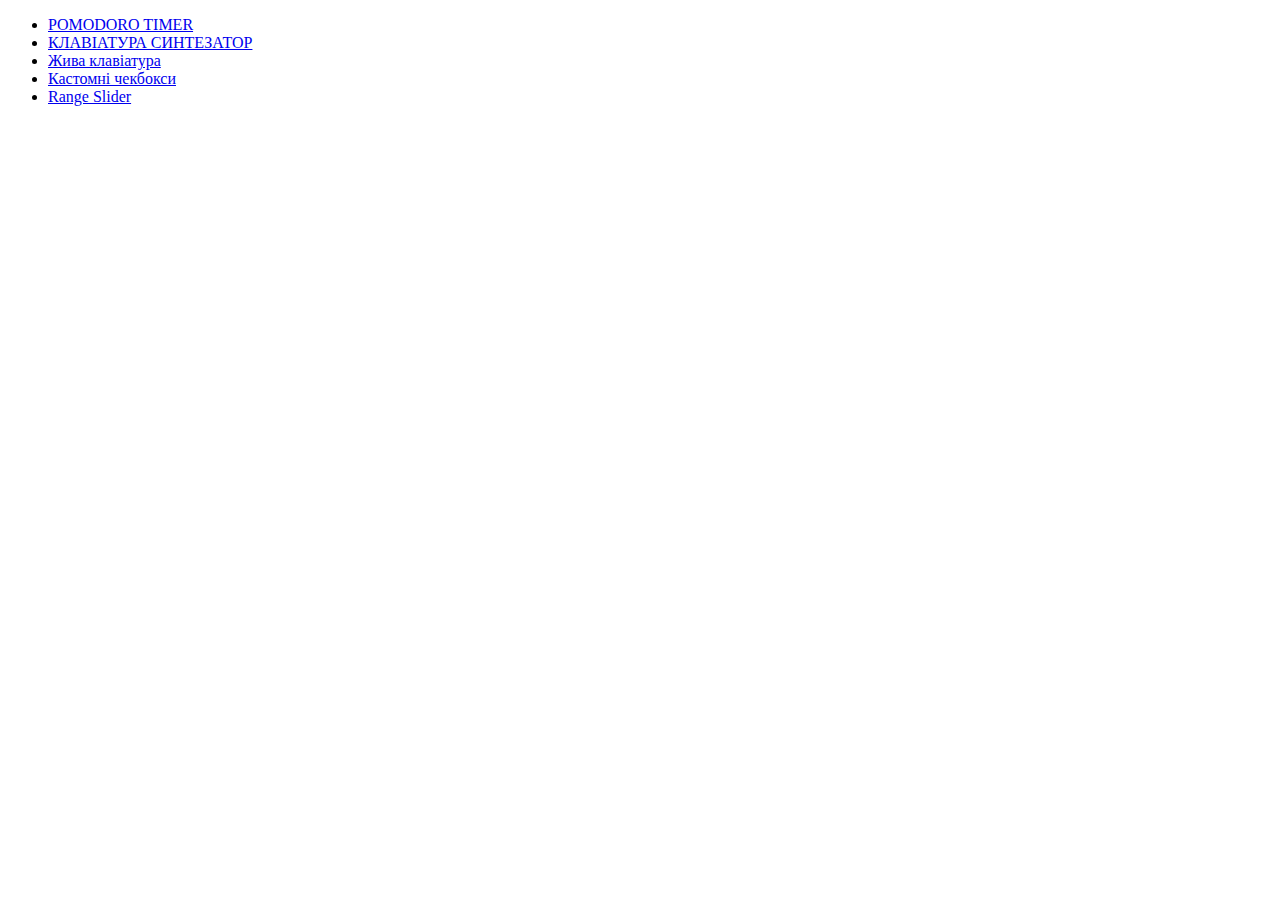
<file: index.html>
<!DOCTYPE html>
<html lang="en">
<head>
    <meta charset="UTF-8">
    <meta http-equiv="X-UA-Compatible" content="IE=edge">
    <meta name="viewport" content="width=device-width, initial-scale=1.0">
    <title>Document</title>
</head>
<body>
    <ul>
        <li><a href="./01/index.html">POMODORO TIMER</a></li>
        <li><a href="./02/index.html">КЛАВІАТУРА СИНТЕЗАТОР</a></li>
        <li><a href="./03/index.html">Жива клавіатура</a></li>
        <li><a href="./04/index.html">Кастомні чекбокси</a></li>
        <li><a href="./05/index.html">Range Slider</a></li>
    </ul>
   
</body>
</html>
</file>
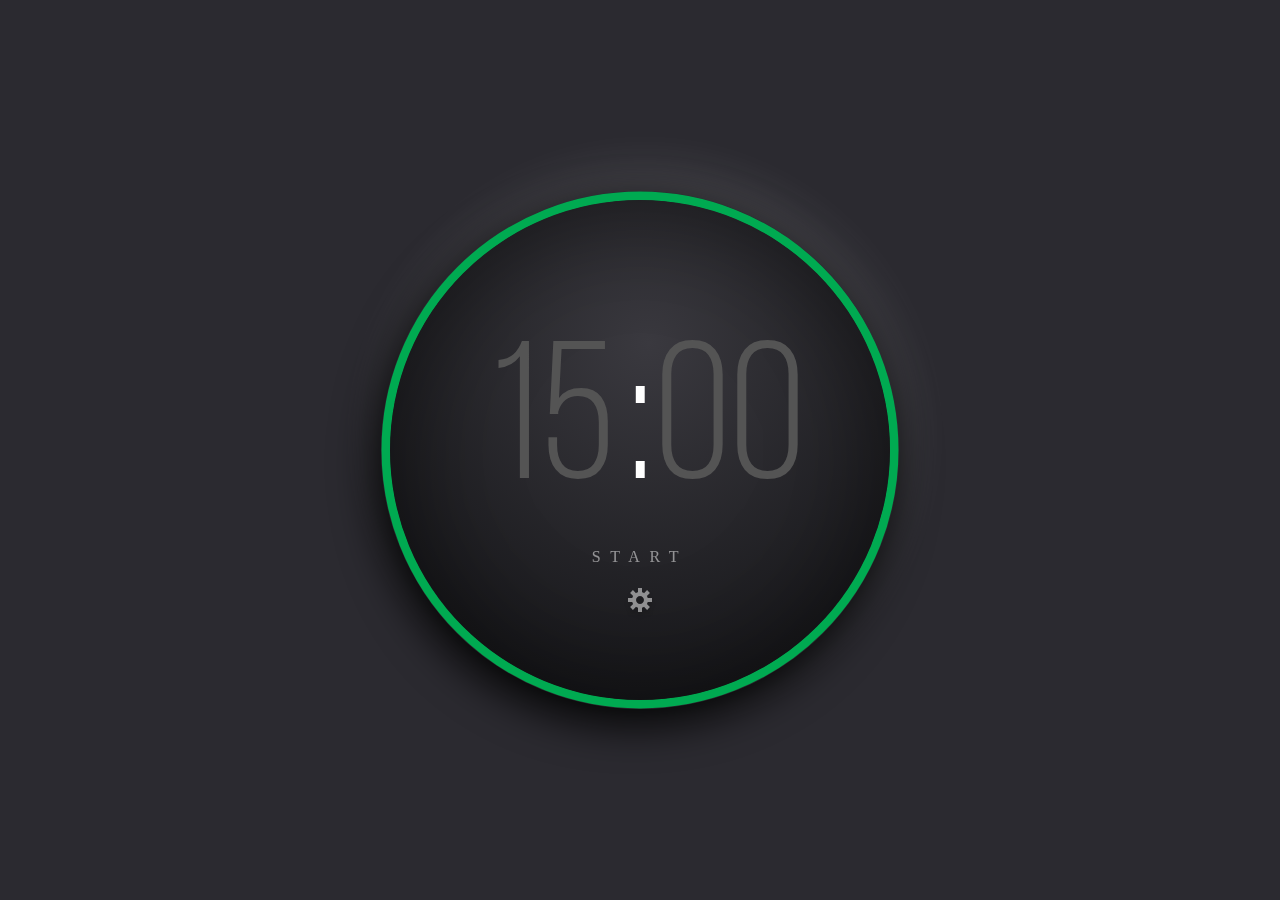
<file: 01/index.html>
<!DOCTYPE html>
<html lang="en">
<head>
    <meta charset="UTF-8">
    <meta http-equiv="X-UA-Compatible" content="IE=edge">
    <meta name="viewport" content="width=device-width, initial-scale=1.0">
    <title>Таймер</title>
    <link rel="stylesheet" href="styles.css">
</head>
<body>
    <div class="wrapper">
        <div class="ring">
            <svg width="518" height="518" viewBox="0 0 518 518">
                <circle stroke-width="9px" cx="259" cy="259" r="254" />
            </svg>
        </div>
     
        <div class="timer">
            <div class="time">
                <div class="minutes">
                    <input type="text" name="minutes" value="15" disabled>
                </div>
                <div class="colon">:</div>
                <div class="seconds">
                    <input type="text" name="seconds" value="00" disabled>
                </div>
            </div>
        <button class="start">start</button>
        <button class="settings">
            <img src="images/gear.svg" alt="Settings">
        </button>    
        </div>

    </div>
    
</body>
</html>
</file>
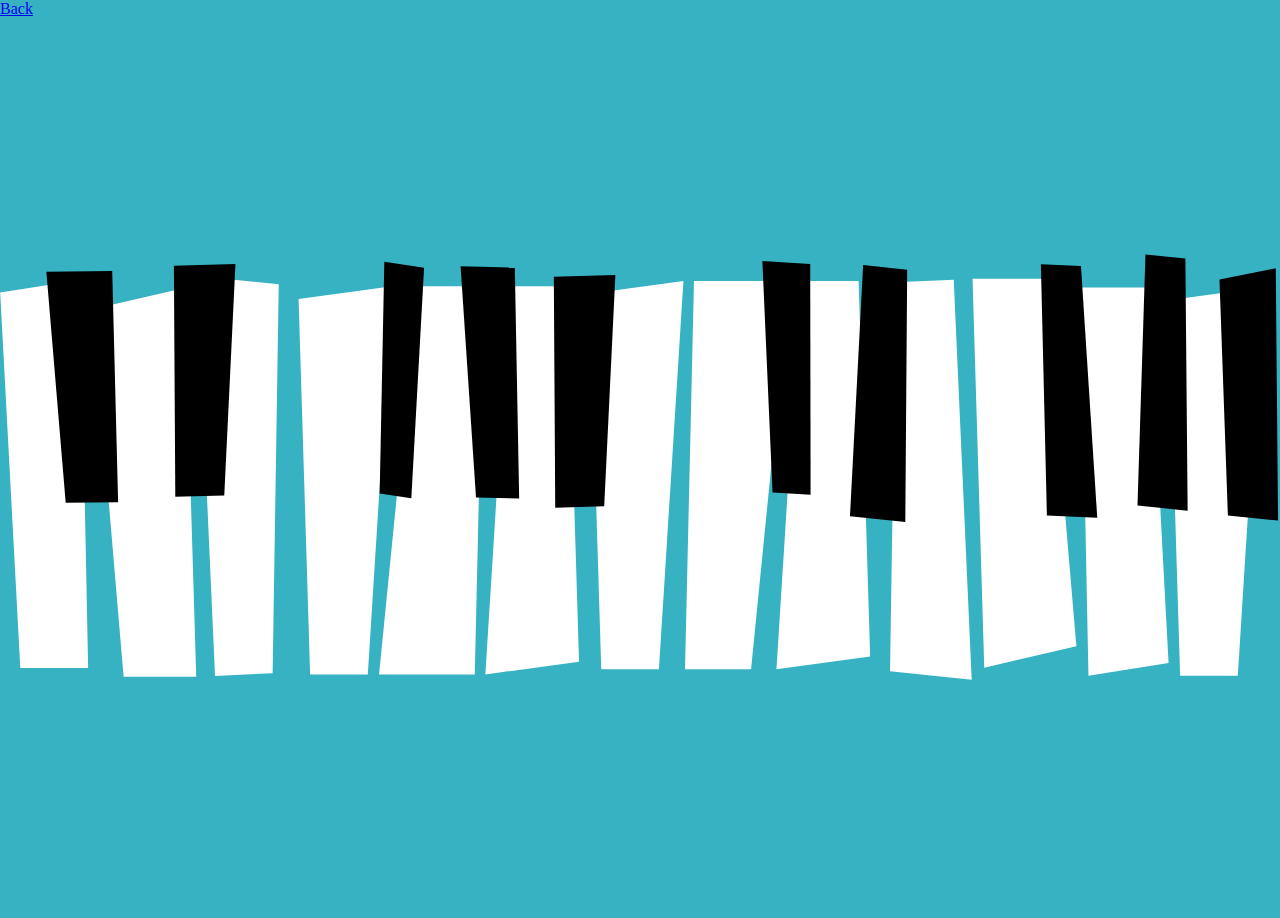
<file: 02/index.html>
<!DOCTYPE html>
<html lang="en">
<head>
    <meta charset="UTF-8">
    <meta http-equiv="X-UA-Compatible" content="IE=edge">
    <meta name="viewport" content="width=device-width, initial-scale=1.0">
    <title>Синтезатор</title>
    <link rel="stylesheet" href="styles.css">
</head>
<body>
    <a href="../index.html">Back</a>
    <div class="wrapper">
        <svg width="1387" height="467" viewBox="0 0 1387 467" fill="none" xmlns="http://www.w3.org/2000/svg">
    <a href="#">
        <path class="white-keys" d="M638.996 44.2128L740.544 30.4131L714.007 451.115H651.516L638.996 44.2128Z" />
    </a>
    <a href="#">
        <path class="white-keys" d="M627.456 442.886L525.908 456.686L552.445 35.9836L614.936 35.9836L627.456 442.886Z" />
    </a>
    <a href="#">
        <path class="white-keys" d="M942.914 437.315L841.366 451.115L867.903 30.4131L930.395 30.4131L942.914 437.315Z" />
    </a>
    <a href="#">
        <path class="white-keys" d="M323.538 49.7834L425.086 35.9836L398.549 456.686L336.057 456.686L323.538 49.7834Z" />
    </a>
    <a href="#">
        <path class="white-keys" d="M1266.25 51.0879L1367.8 37.2881L1341.26 457.99H1278.77L1266.25 51.0879Z" />
    </a>
    <a href="#">
        <path class="white-keys" d="M1266.25 444.19L1179.45 457.99L1170.96 37.2881L1244.45 37.2881L1266.25 444.19Z" />
    </a>
    <a href="#">
        <path class="white-keys" d="M0.198484 42.9083L86.9996 29.1086L95.4927 449.811L22.0025 449.811L0.198484 42.9083Z" />
    </a>
    <a href="#">
        <path class="white-keys" d="M1166.36 426.108L1066.54 449.292L1053.83 27.9453L1132.51 27.9451L1166.36 426.108Z" />
    </a>
    <a href="#">
        <path class="white-keys" d="M100.091 60.9909L199.916 37.8068L212.62 459.154L133.938 459.154L100.091 60.9909Z" />
    </a>
    <a href="#">
        <path class="white-keys" d="M1052.91 462.278L964.417 453.282L971.021 31.7954L1033.44 28.8389L1052.91 462.278Z" />
    </a>
    <a href="#">
        <path class="white-keys" d="M213.545 24.821L302.035 33.8169L295.431 455.303L233.01 458.26L213.545 24.821Z" />
    </a>
    <a href="#">
        <path class="white-keys" d="M751.992 30.4131L855.696 30.4131L813.855 451.115H742.286L751.992 30.4131Z" />
    </a>
    <a href="#">
        <path class="white-keys" d="M514.46 456.686L410.756 456.686L452.597 35.9836L524.166 35.9836L514.46 456.686Z" />
    </a>

    //Чорні клавіши
    <a href="#">
        <path class="black-keys" d="M50.2409 20.4357L121.598 19.5728L127.98 269.937L71.194 270.624L50.2409 20.4357Z" />
    </a>
    <a href="#">
        <path class="black-keys" d="M255.13 11.8923L188.438 13.8596L189.947 264.228L243.021 262.663L255.13 11.8923Z" />
    </a>
    <a href="#">
        <path class="black-keys" d="M666.823 23.7702L600.131 25.7375L601.64 276.106L654.713 274.541L666.823 23.7702Z" />
    </a>
    <a href="#">
        <path class="black-keys" d="M416.443 9.5631L459.528 15.9547L445.694 265.656L411.407 260.57L416.443 9.5631Z" />
    </a>
    <a href="#">
        <path class="black-keys" d="M826.095 8.69799L877.949 11.8464L878.363 262.021L837.098 259.516L826.095 8.69799Z" />
    </a>
    <a href="#">
        <path class="black-keys" d="M980.986 291.443L921.019 285.153L935.293 13.1079L983.015 18.1132L980.986 291.443Z" />
    </a>
    <a href="#">
        <path class="black-keys" d="M1188.97 286.865L1134.4 284.46L1127.89 12.187L1171.32 14.1007L1188.97 286.865Z" />
    </a>
    <a href="#">
        <path class="black-keys" d="M1286.92 279.16L1232.57 273.722L1241.22 1.50762L1284.47 5.83491L1286.92 279.16Z" />
    </a>
    <a href="#">
        <path class="black-keys" d="M1384.88 289.883L1330.52 284.445L1321.41 28.6993L1382.42 16.5584L1384.88 289.883Z" />
    </a>
    <a href="#">
        <path class="black-keys" d="M499.081 14.3453L557.845 15.7525L562.558 265.969L515.794 264.849L499.081 14.3453Z" />
    </a>
</svg>

    </div>
</body>
</html>
</file>
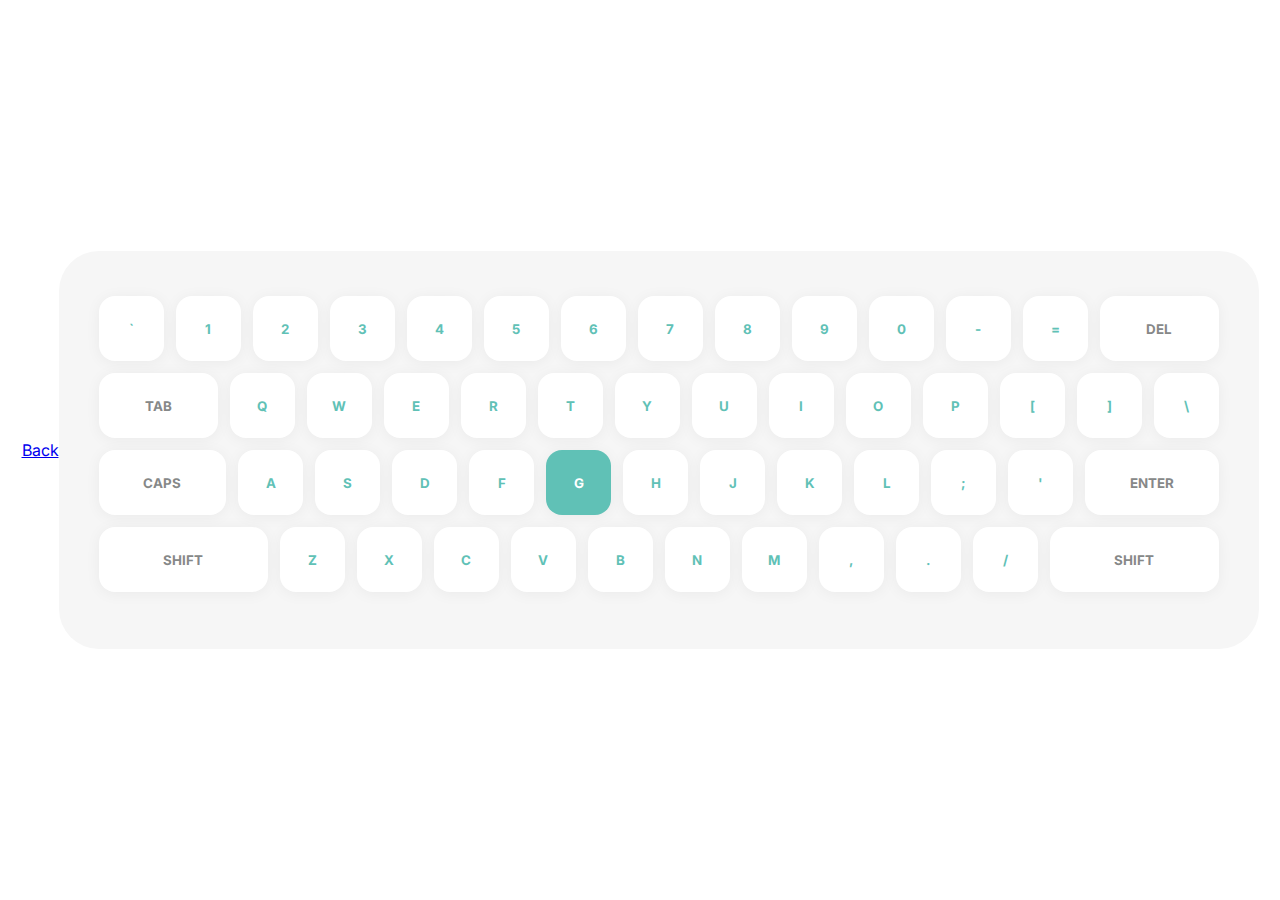
<file: 03/index.html>
<!DOCTYPE html>
<html lang="en">
<head>
    <meta charset="UTF-8">
    <meta http-equiv="X-UA-Compatible" content="IE=edge">
    <meta name="viewport" content="width=device-width, initial-scale=1.0">
    <title>Клавіатура</title>
    <link rel="stylesheet" href="styles.css">
</head>
<a href="../index.html">Back</a>
<body>
    
    <div class="keyboard">
        <div class="row">
            <button class="key">`</button>
            <button class="key">1</button>
            <button class="key">2</button>
            <button class="key">3</button>
            <button class="key">4</button>
            <button class="key">5</button>
            <button class="key">6</button>
            <button class="key">7</button>
            <button class="key">8</button>
            <button class="key">9</button>
            <button class="key">0</button>
            <button class="key">-</button>
            <button class="key">=</button>
            <button class="key utility">DEL</button>
        </div>
        <div class="row">
            <button class="key utility">TAB</button>
            <button class="key">Q</button>
            <button class="key">W</button>
            <button class="key">E</button>
            <button class="key">R</button>
            <button class="key">T</button>
            <button class="key">Y</button>
            <button class="key">U</button>
            <button class="key">I</button>
            <button class="key">O</button>
            <button class="key">P</button>
            <button class="key">[</button>
            <button class="key">]</button>
            <button class="key">\</button>
        </div>
        <div class="row">
            <button class="key utility">CAPS</button>
            <button class="key">A</button>
            <button class="key">S</button>
            <button class="key">D</button>
            <button class="key">F</button>
            <button class="key jiggle">G</button>
            <button class="key">H</button>
            <button class="key">J</button>
            <button class="key">K</button>
            <button class="key">L</button>
            <button class="key">;</button>
            <button class="key">'</button>
            <button class="key utility">ENTER</button>
        </div>
        <div class="row">
            <button class="key utility">SHIFT</button>
            <button class="key">Z</button>
            <button class="key">X</button>
            <button class="key">C</button>
            <button class="key">V</button>
            <button class="key">B</button>
            <button class="key">N</button>
            <button class="key">M</button>
            <button class="key">,</button>
            <button class="key">.</button>
            <button class="key">/</button>
            <button class="key utility">SHIFT</button>
        </div>

    </div>
</body>
</html>
</file>
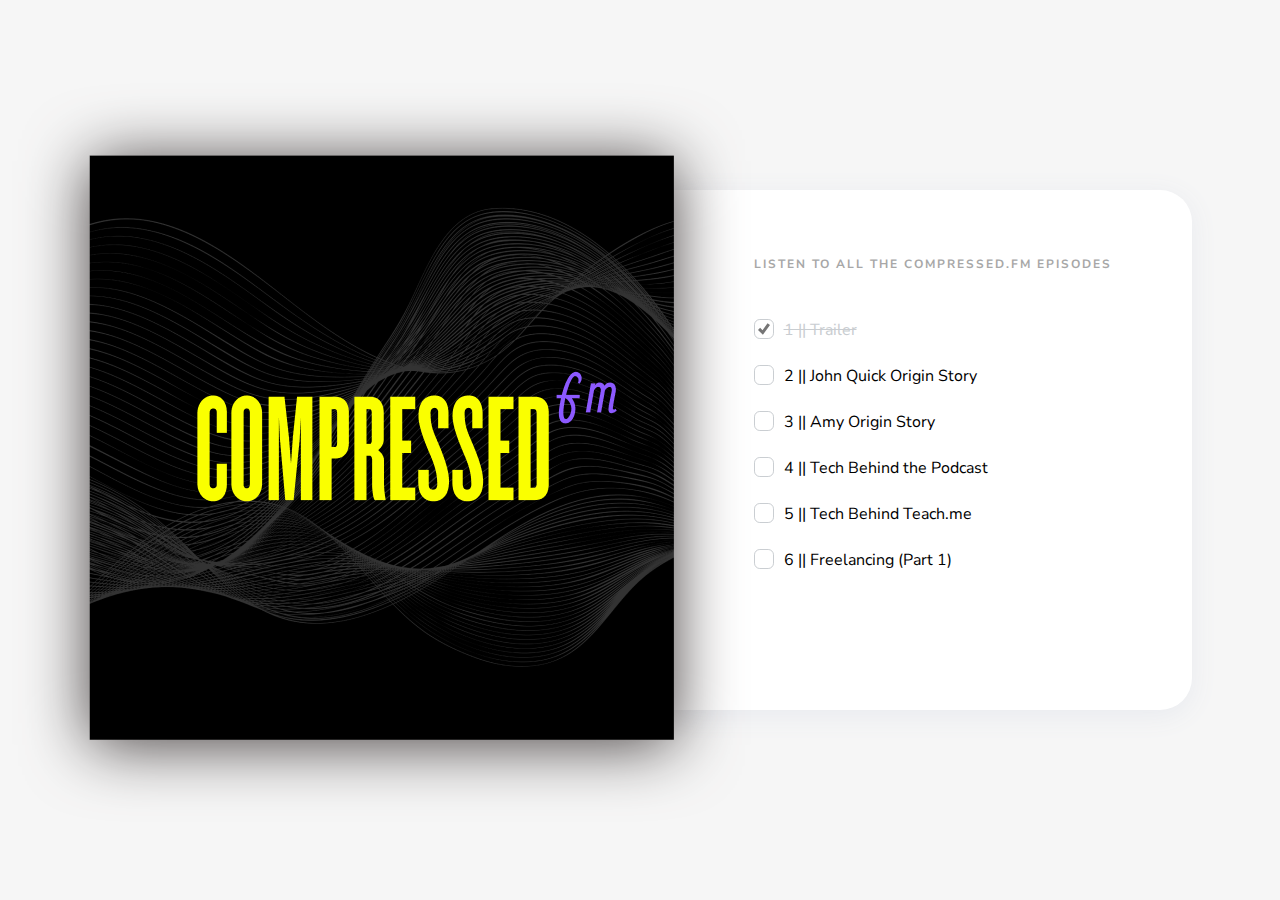
<file: 04/index.html>
<!DOCTYPE html>
<html lang="en">
<head>
    <meta charset="UTF-8">
    <meta http-equiv="X-UA-Compatible" content="IE=edge">
    <meta name="viewport" content="width=device-width, initial-scale=1.0">
    <title>Кастомні чекбокси</title>
    <link rel="stylesheet" href="styles.css">
</head>
<body>
    <div class="wrapper">
        <div class="cover">
            <img src="./images/podcast-cover.png" alt="podcast cover">
        </div>
        <div class="content">
            <h1>LISTEN TO ALL THE COMPRESSED.FM EPISODES</h1>
            <ul>
                <li><label for="episode1">
                    <input type="checkbox" name="episode1" id="episode1" checked>
                    <span>1  ||  Trailer</span>
                </label></li>
                <li><label for="episode2">
                    <input type="checkbox" name="episode2" id="episode2">
                    <span>2  ||  John Quick Origin Story</span>
                </label></li>
                <li><label for="episode3">
                    <input type="checkbox" name="episode3" id="episode3">
                    <span>3  ||  Amy Origin Story</span>
                </label></li>
                <li><label for="episode4">
                    <input type="checkbox" name="episode4" id="episode4">
                    <span>4  ||  Tech Behind the Podcast</span>
                </label></li>
                <li><label for="episode5">
                    <input type="checkbox" name="episode5" id="episode5">
                    <span>5  ||  Tech Behind Teach.me</span>
                </label></li>
                <li><label for="episode6">
                    <input type="checkbox" name="episode6" id="episode6">
                    <span>6  ||  Freelancing (Part 1)</span>
                </label></li>
            </ul>
        </div>
    </div>
</body>
</html>
</file>
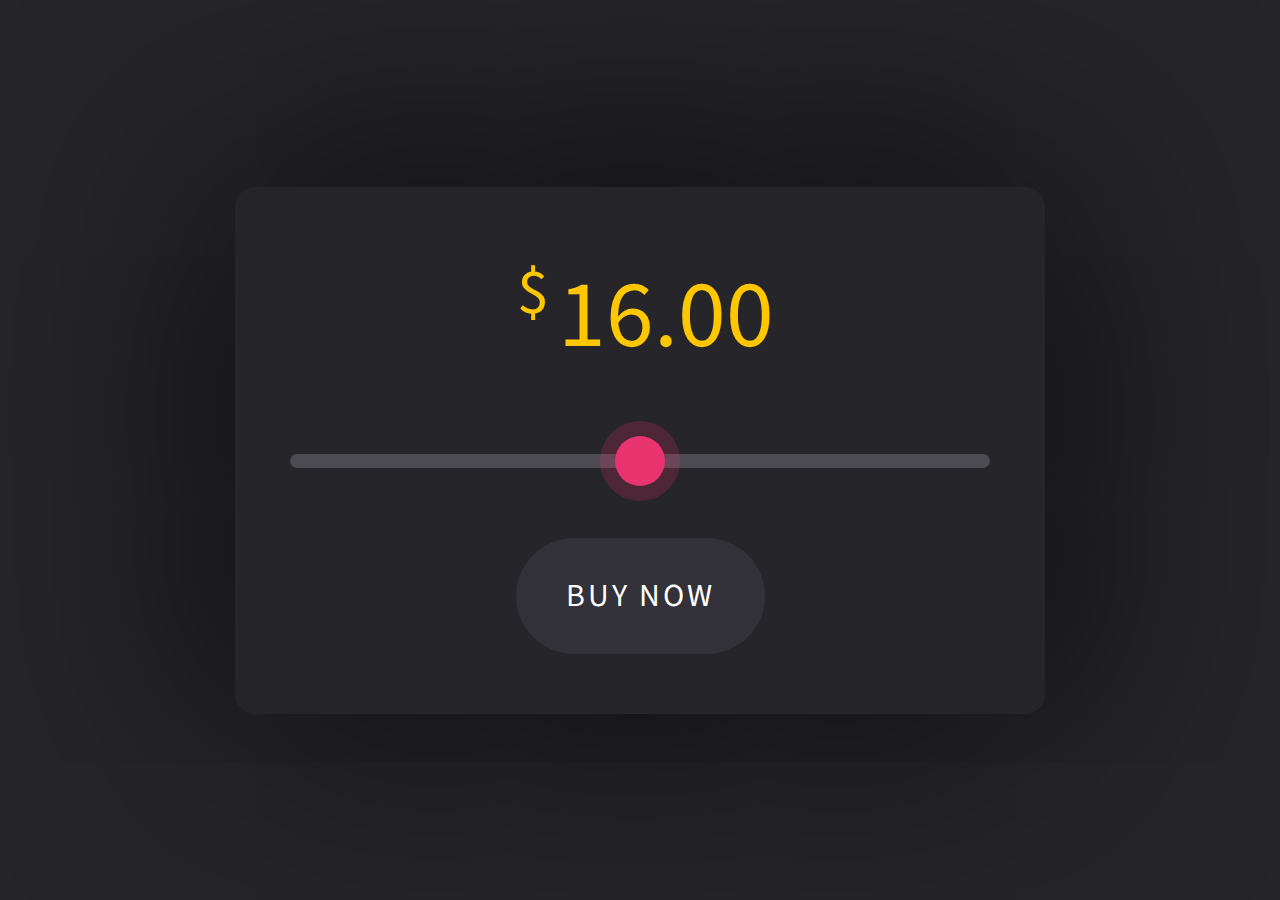
<file: 05/index.html>
<!DOCTYPE html>
<html lang="en">
<head>
    <meta charset="UTF-8">
    <meta http-equiv="X-UA-Compatible" content="IE=edge">
    <meta name="viewport" content="width=device-width, initial-scale=1.0">
    <title>Range Slider</title>
    <link rel="stylesheet" href="styles.css">
</head>
<body>
    <div class="wrapper">
        <div class="amount">
            <sup>$</sup>
            <span class="dollars">16.00</span>
        </div>
        <input type="range" min="0" max="100" step="1">
        <br>
        <button>BUY NOW</button>
    </div>
</body>
</html>
</file>
<file: 01/styles.css>
@import url(https://fonts.google.com/specimen/Montserrat?query=mont);

@font-face {
    font-family: "Bebas Neue";
    src: url(./fonts/bebasneue-book-webfont.woff) format('woff'),
    url(./fonts/bebasneue-book-webfont.woff2) format('woff2');
}

body {
    display: flex;
    margin: 0;
    align-items: center;
    background: #2B2A30;
    justify-content: center;
    min-width: 100vw;
    min-height: 100vh;
    padding: 0;
}

.wrapper {
    display: flex;
    position: relative;
    align-items: center;
    box-shadow: -5px 14px 44px #000000, 5px -16px 50px rgba(255, 255, 255, 0.15);
    border-radius: 50%;
    width: 518px;
    height: 518px;
    justify-content: center;
}

.ring {
    position: absolute;
    top: 0;
    left: 0;
    z-index: 1;
    stroke: #00aa51;
}

.ring.ending {
    stroke: #910A0A;
}

.timer {
    display: flex;
    align-items: center;
    justify-content: center;
    flex-direction: column;
    background: radial-gradient(71.4% 71.4% at 51.7% 28.6%, #3A393F 0%, #17171A 100%) /* warning: gradient uses a rotation that is not supported by CSS and may not behave as expected */;
    box-shadow: inset 0px 0px 114px rgba(0, 0, 0, 0.45);
    border-radius: 50%;
    color: white;
    height: 500px;
    width: 500px;
    z-index: 2;
}

.time {
    display: flex;
    font-family: 'Bebas Neue';
    font-size: 196px;
    margin-bottom: 30px;
    margin-top: 30px;
}

input[type="text"] {
    border: 0;
    border-bottom: 1px dashed white;
    background: none;
    font-family: 'Bebas Neue';
    font-size: 196px;
    height: 170px;
    width: 150px;
    text-align: center;
    outline: none;
}

input[type="text"]:disabled {
    border-bottom: none;
}

.start {
    background: none;
    border: none;
    cursor: pointer;
    font-family: 'Montserrat';
    font-size: 16px;
    text-transform: uppercase;
    letter-spacing: 0.6em;
    color: white;
    opacity: .5;
    margin-bottom: 20px;
}

.start:hover {
    opacity: 1;
}

.settings {
    background: none;
    border: none;
    cursor: pointer;
    opacity: 0.5;
}

.settings:hover {
    opacity: 1;
}
</file>
<file: 02/styles.css>
body {
    background: #37B2C3;
    margin: 0;
    padding: 0;
}

.wrapper {
    display: flex;
    justify-content: center;
    align-items: center;
    min-width: 100vw;
    min-height: 100vh;
}

.white-keys {
    fill: white;
}

.white-keys:hover{
    fill: #ffd200;
}

.black-keys {
    fill: black;
}

.black-keys:hover{
    fill: #f40082;
}
</file>
<file: 03/styles.css>
@import url('https://fonts.googleapis.com/css2?family=Inter:wght@100;200;300;400;500;600;700;800;900&display=swap');

body {
    font-family: 'Inter', sans-serif;
    margin: 0;
    padding: 0;
    display: flex;
    justify-content: center;
    align-items: center;
    min-width: 100vw;
    min-height: 100vh;
}
.keyboard {
    background-color: #F6F6F6;
    padding: 45px 40px;
    border-radius: 40px;
}

.row {
    display: flex;
    justify-content: space-between;
    gap: 12px;
    margin-bottom: 12px;
    width: 1120px;
}

.key {
    font-family: 'Inter', sans-serif;
    border: 0;
    background: #ffffff;
    box-shadow: 0px 1.86186px 14.8949px rgba(0, 0, 0, 0.05);
    border-radius: 16px;
    color: #60C1B6;
    min-width: 65px;
    height: 65px;
    text-transform: uppercase;
    font-weight: bold;
    display: flex;
    justify-content: center;
    align-items: center;
    padding: 18px 24px;
    box-sizing: border-box;
    cursor: pointer;
}

.key:hover {
    background: #ffd200;
    color: #000;
}

.utility {
    color: #868888;
    flex: auto;
}

.jiggle {
    background-color: #60C1B6;
    color: #fff;
    animation: jiggle 1s;
    animation-iteration-count: infinite;
}

@keyframes jiggle {
    0% {transform: translate(1px, 1px) rotate(0deg);}
    10% {transform: translate(-1px, -2px) rotate(-1deg);}
    20% {transform: translate(-3px, 0px) rotate(1deg);}
    30% {transform: translate(-3px, 2px) rotate(0deg);}
    40% {transform: translate(1px, -1px) rotate(1deg);}
    50% {transform: translate(-1px, 2px) rotate(-1deg);}
    60% {transform: translate(-3px, 1px) rotate(0deg);}
    70% {transform: translate(3px, 1px) rotate(-1deg);}
    80% {transform: translate(-1px, -1px) rotate(1deg);}
    90% {transform: translate(1px, 2px) rotate(0deg);}
    100% {transform: translate(1px, -2px) rotate(-1deg);}
}
</file>
<file: 04/styles.css>
@import url('https://fonts.googleapis.com/css2?family=Nunito+Sans:wght@400;900&display=swap');

body {
    background-color: #f6f6f6;
    font-family: 'Nunito Sans', sans-serif;
    margin: 0;
    padding: 0;
    display: flex;
    align-items: center;
    justify-content: center;
    min-width: 100vw;
    min-height: 100vh;
}

.wrapper {
    display: flex;
    align-items: center;
}

.cover {
    filter: drop-shadow(0px 5.40459px 32.4276px #453F3F);
}

.content {
    background: #FFFFFF;
    border-bottom-right-radius: 32px;
    border-top-right-radius: 32px;
    padding: 60px 80px;
    height: 400px;
    overflow-y: scroll;
    box-shadow: 0px 5.40459px 27.023px #E8EAEF;
}

h1 {
    font-size: .75rem;
    line-height: 29px;
    letter-spacing: 2px;
    color: #A7A7A7;
    margin: 0 0 40px;
    padding: 0;
    text-transform: uppercase;
}

ul {
    list-style: none;
    margin: 0;
    padding: 0;
}

li {
    margin-bottom: 24px;
    font-size: 1rem;
}

label {
    cursor: pointer;
}

input[type=checkbox] {
    display: none;
}

input[type=checkbox] + span {
    background: url(./images/checkbox--unchecked.svg) left top no-repeat;
    background-size: 20px 20px;
    min-height: 20px;
    padding-left: 30px;
    
}

input[type=checkbox]:checked + span {
    background-image: url(./images/checkbox--checked.svg);
    text-decoration: line-through;
    color: #C9CDD1;
    
}
</file>
<file: 05/styles.css>
@import url('https://fonts.googleapis.com/css2?family=Source+Sans+Pro:wght@700&display=swap');

body {
    background: #262529;
    font-family: 'Source Sans Pro', sans-serif;
    margin: 0;
    padding: 0;
    display: flex;
    justify-content: center;
    align-items: center;
    min-width: 100vw;
    min-height: 100vh;
}

.wrapper {
    background: #262529;
    box-shadow: 0 0 250px #000000;
    border-radius: 20px;
    padding: 60px 55px;
    text-align: center;
}

.amount {
    color: #FFC700;
    font-size: 6rem;
}

sup {
    font-size: 4rem;
    position: relative;
    left: 10px;
}

input[type="range"] {
    -webkit-appearance: none;
    appearance: none;
    border-radius: 10px;
    width: 700px;
    height: 14px;
    background: #4D4C53;
    outline: none;
    margin: 70px 0;
}

input[type="range"]::-webkit-slider-thumb{
    -webkit-appearance: none;
    appearance: none;
    width: 50px;
    height: 50px;
    background:#EA346F;
    cursor: pointer;
    border-radius: 50%;
    outline: 15px solid rgba(234, 52, 111, .2);
}

input[type="range"]::-moz-range-thumb{
    -webkit-appearance: none;
    appearance: none;
    border: none;
    width: 50px;
    height: 50px;
    background:#EA346F;
    cursor: pointer;
    border-radius: 50%;
    outline: 15px solid rgba(234, 52, 111, .2);
}

input[type="range"]::-moz-range-progress{
    background:#EA346F;
    border-top-left-radius: 10px;
    border-bottom-left-radius: 10px;
    height: 14px;
}

button {
    font-family: 'Source Sans Pro', sans-serif;
    text-transform: uppercase;
    border: none;
    color: white;
    letter-spacing: 3px;
    cursor: pointer;
    font-size: 2rem;
    background: #333139;
    padding: 35px 50px;
    border-radius: 100px
}

button:hover {
    background: white;
    color:#000000;
}
</file>
